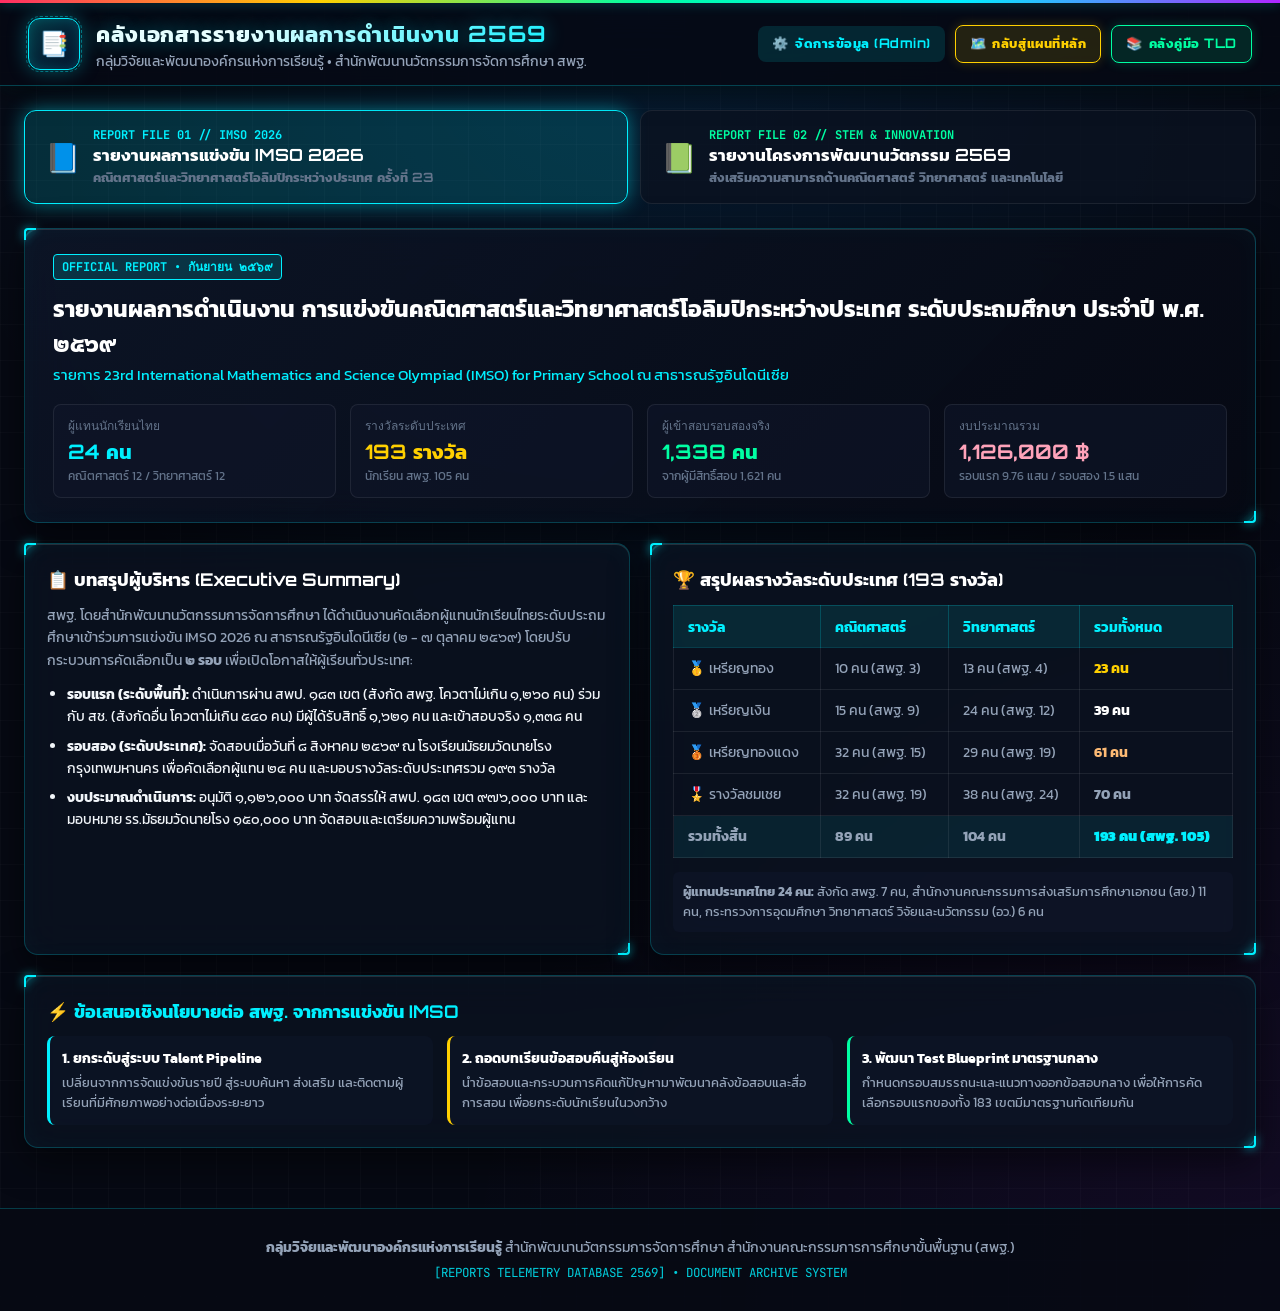
<file: reports.html>
﻿<!DOCTYPE html>
<html lang="th">
<head>
  <meta charset="UTF-8">
  <meta name="viewport" content="width=device-width, initial-scale=1.0">
  <title>คลังเอกสารรายงานโครงการ 2569 | กลุ่มวิจัยและพัฒนาองค์กรแห่งการเรียนรู้ สพฐ.</title>
  <meta name="description" content="คลังเอกสารและรายงานผลการดำเนินงาน 2 ฉบับ ประจำปีงบประมาณ 2569 กลุ่มวิจัยและพัฒนาองค์กรแห่งการเรียนรู้ สพฐ.">
  <link rel="stylesheet" href="css/lego-theme.css">
  <link rel="icon" href="data:image/svg+xml,<svg xmlns='http://www.w3.org/2000/svg' viewBox='0 0 100 100'><circle cx='50' cy='50' r='46' fill='%23060913' stroke='%2300F0FF' stroke-width='4'/><circle cx='50' cy='50' r='20' fill='%23FFD000' opacity='0.7'/></svg>">
  <style>
    .reports-container {
      max-width: 1440px;
      margin: 24px auto 60px;
      padding: 0 24px;
      display: flex;
      flex-direction: column;
      gap: 24px;
    }
    .report-tabs {
      display: flex;
      gap: 12px;
      flex-wrap: wrap;
    }
    .report-tab-btn {
      flex: 1 1 auto;
      min-width: 280px;
      padding: 16px 20px;
      border-radius: 12px;
      font-family: var(--font-hud);
      font-size: 0.95rem;
      font-weight: 700;
      cursor: pointer;
      display: flex;
      align-items: center;
      gap: 12px;
      background: var(--bg-card);
      color: var(--text-dim);
      border: 1px solid var(--hud-border-dim);
      transition: all 0.2s ease;
      text-align: left;
    }
    .report-tab-btn:hover {
      border-color: rgba(0, 240, 255, 0.4);
      color: #FFF;
      transform: translateY(-2px);
    }
    .report-tab-btn.active {
      background: rgba(0, 240, 255, 0.15);
      border-color: var(--neon-cyan);
      color: #FFF;
      box-shadow: 0 0 20px var(--neon-cyan-glow);
    }
    .report-tab-btn.tab-2.active {
      background: rgba(0, 255, 163, 0.15);
      border-color: var(--neon-green);
      color: #FFF;
      box-shadow: 0 0 20px var(--neon-green-glow);
    }
    .report-content-panel {
      display: none;
      flex-direction: column;
      gap: 20px;
    }
    .report-content-panel.active {
      display: flex;
    }
    .report-header-banner {
      padding: 24px 28px;
      border-radius: 14px;
      background: linear-gradient(135deg, rgba(13, 21, 39, 0.9), rgba(6, 9, 19, 0.95));
      border: 1px solid var(--hud-border);
      position: relative;
    }
    .report-meta-grid {
      display: grid;
      grid-template-columns: repeat(auto-fit, minmax(200px, 1fr));
      gap: 14px;
      margin-top: 18px;
    }
    .meta-box {
      background: rgba(15, 23, 42, 0.6);
      border: 1px solid rgba(255, 255, 255, 0.08);
      border-radius: 8px;
      padding: 12px 14px;
    }
    .meta-box-label {
      font-family: var(--font-mono);
      font-size: 0.75rem;
      color: var(--text-muted);
      text-transform: uppercase;
    }
    .meta-box-value {
      font-family: var(--font-hud);
      font-size: 1.25rem;
      font-weight: 700;
      color: #FFF;
      margin-top: 2px;
    }
    .cyber-table {
      width: 100%;
      border-collapse: collapse;
      font-size: 0.88rem;
      margin-top: 10px;
    }
    .cyber-table th {
      background: rgba(0, 240, 255, 0.1);
      border: 1px solid rgba(0, 240, 255, 0.2);
      color: var(--neon-cyan);
      font-family: var(--font-hud);
      font-weight: 700;
      padding: 10px 14px;
      text-align: left;
    }
    .cyber-table td {
      border: 1px solid rgba(255, 255, 255, 0.08);
      padding: 10px 14px;
      color: var(--text-dim);
    }
    .cyber-table tr:hover td {
      background: rgba(0, 240, 255, 0.05);
      color: #FFF;
    }
    .action-badge {
      display: inline-block;
      padding: 3px 8px;
      border-radius: 4px;
      font-size: 0.75rem;
      font-weight: 700;
    }
  </style>
</head>
<body>

  <!-- HEADER -->
  <header class="header-banner">
    <div class="header-cyber-strip"></div>
    <div class="header-content">
      <div class="logo-area">
        <div class="cyber-emblem">📑</div>
        <div class="title-group">
          <h1>คลังเอกสารรายงานผลการดำเนินงาน 2569</h1>
          <p>กลุ่มวิจัยและพัฒนาองค์กรแห่งการเรียนรู้ • สำนักพัฒนานวัตกรรมการจัดการศึกษา สพฐ.</p>
        </div>
      </div>
      <div class="header-controls">
        <div class="header-nav-links">
          <a href="admin.html" class="nav-action-btn" style="background: rgba(0, 240, 255, 0.12); border-color: var(--neon-cyan); color: var(--neon-cyan);">
            ⚙️ <span>จัดการข้อมูล (Admin)</span>
          </a>
          <a href="index.html" class="nav-action-btn nav-btn-reports">
            🗺️ <span>กลับสู่แผนที่หลัก</span>
          </a>
          <a href="https://tld-teacher-academy.vercel.app/" target="_blank" class="nav-action-btn nav-btn-academy">
            📚 <span>คลังคู่มือ TLD</span>
          </a>
        </div>
      </div>
    </div>
  </header>

  <!-- MAIN CONTAINER -->
  <main class="reports-container">

    <!-- REPORT TABS -->
    <div class="report-tabs">
      <button class="report-tab-btn active" onclick="switchReportTab(1)">
        <span style="font-size: 1.8rem;">📘</span>
        <div>
          <div style="font-size: 0.75rem; color: var(--neon-cyan); font-family: var(--font-mono);">REPORT FILE 01 // IMSO 2026</div>
          <div style="font-size: 1.05rem; font-weight: 700; color: #FFF;">รายงานผลการแข่งขัน IMSO 2026</div>
          <div style="font-size: 0.8rem; color: var(--text-muted);">คณิตศาสตร์และวิทยาศาสตร์โอลิมปิกระหว่างประเทศ ครั้งที่ 23</div>
        </div>
      </button>

      <button class="report-tab-btn tab-2" onclick="switchReportTab(2)">
        <span style="font-size: 1.8rem;">📗</span>
        <div>
          <div style="font-size: 0.75rem; color: var(--neon-green); font-family: var(--font-mono);">REPORT FILE 02 // STEM & INNOVATION</div>
          <div style="font-size: 1.05rem; font-weight: 700; color: #FFF;">รายงานโครงการพัฒนานวัตกรรม 2569</div>
          <div style="font-size: 0.8rem; color: var(--text-muted);">ส่งเสริมความสามารถด้านคณิตศาสตร์ วิทยาศาสตร์ และเทคโนโลยี</div>
        </div>
      </button>
    </div>

    <!-- ========================================================
         REPORT 1: IMSO 2026
         ======================================================== -->
    <section id="report-panel-1" class="report-content-panel active">
      <!-- Report 1 Header Banner -->
      <div class="hud-panel hud-corner-bracket report-header-banner">
        <div style="display: flex; justify-content: space-between; align-items: flex-start; flex-wrap: wrap; gap: 12px;">
          <div>
            <span class="action-badge" style="background: rgba(0, 240, 255, 0.15); border: 1px solid var(--neon-cyan); color: var(--neon-cyan); font-family: var(--font-mono); margin-bottom: 8px;">
              OFFICIAL REPORT • กันยายน ๒๕๖๙
            </span>
            <h2 style="font-family: var(--font-hud); font-size: 1.45rem; color: #FFF; margin-top: 4px;">
              รายงานผลการดำเนินงาน การแข่งขันคณิตศาสตร์และวิทยาศาสตร์โอลิมปิกระหว่างประเทศ ระดับประถมศึกษา ประจำปี พ.ศ. ๒๕๖๙
            </h2>
            <p style="font-size: 0.95rem; color: var(--neon-cyan); margin-top: 2px;">
              รายการ 23rd International Mathematics and Science Olympiad (IMSO) for Primary School ณ สาธารณรัฐอินโดนีเซีย
            </p>
          </div>
        </div>

        <div class="report-meta-grid">
          <div class="meta-box">
            <div class="meta-box-label">ผู้แทนนักเรียนไทย</div>
            <div class="meta-box-value" style="color: var(--neon-cyan);">24 คน</div>
            <div style="font-size: 0.75rem; color: var(--text-muted);">คณิตศาสตร์ 12 / วิทยาศาสตร์ 12</div>
          </div>
          <div class="meta-box">
            <div class="meta-box-label">รางวัลระดับประเทศ</div>
            <div class="meta-box-value" style="color: var(--neon-yellow);">193 รางวัล</div>
            <div style="font-size: 0.75rem; color: var(--text-muted);">นักเรียน สพฐ. 105 คน</div>
          </div>
          <div class="meta-box">
            <div class="meta-box-label">ผู้เข้าสอบรอบสองจริง</div>
            <div class="meta-box-value" style="color: var(--neon-green);">1,338 คน</div>
            <div style="font-size: 0.75rem; color: var(--text-muted);">จากผู้มีสิทธิ์สอบ 1,621 คน</div>
          </div>
          <div class="meta-box">
            <div class="meta-box-label">งบประมาณรวม</div>
            <div class="meta-box-value" style="color: #FFA3BA;">1,126,000 ฿</div>
            <div style="font-size: 0.75rem; color: var(--text-muted);">รอบแรก 9.76 แสน / รอบสอง 1.5 แสน</div>
          </div>
        </div>
      </div>

      <!-- Report 1 Details Grid -->
      <div style="display: grid; grid-template-columns: 1fr 1fr; gap: 20px;">
        <!-- Executive Summary -->
        <div class="hud-panel hud-corner-bracket" style="padding: 22px;">
          <h3 style="font-family: var(--font-hud); font-size: 1.1rem; color: #FFF; margin-bottom: 12px; display: flex; align-items: center; gap: 8px;">
            <span>📋 บทสรุปผู้บริหาร (Executive Summary)</span>
          </h3>
          <p style="font-size: 0.88rem; color: var(--text-dim); line-height: 1.6; margin-bottom: 12px;">
            สพฐ. โดยสำนักพัฒนานวัตกรรมการจัดการศึกษา ได้ดำเนินงานคัดเลือกผู้แทนนักเรียนไทยระดับประถมศึกษาเข้าร่วมการแข่งขัน IMSO 2026 ณ สาธารณรัฐอินโดนีเซีย (๒ - ๗ ตุลาคม ๒๕๖๙) โดยปรับกระบวนการคัดเลือกเป็น <strong>๒ รอบ</strong> เพื่อเปิดโอกาสให้ผู้เรียนทั่วประเทศ:
          </p>
          <ul style="padding-left: 20px; font-size: 0.85rem; color: var(--text-main); line-height: 1.6; display: flex; flex-direction: column; gap: 8px;">
            <li><strong>รอบแรก (ระดับพื้นที่):</strong> ดำเนินการผ่าน สพป. ๑๘๓ เขต (สังกัด สพฐ. โควตาไม่เกิน ๑,๒๖๐ คน) ร่วมกับ สช. (สังกัดอื่น โควตาไม่เกิน ๕๔๐ คน) มีผู้ได้รับสิทธิ์ ๑,๖๒๑ คน และเข้าสอบจริง ๑,๓๓๘ คน</li>
            <li><strong>รอบสอง (ระดับประเทศ):</strong> จัดสอบเมื่อวันที่ ๘ สิงหาคม ๒๕๖๙ ณ โรงเรียนมัธยมวัดนายโรง กรุงเทพมหานคร เพื่อคัดเลือกผู้แทน ๒๔ คน และมอบรางวัลระดับประเทศรวม ๑๙๓ รางวัล</li>
            <li><strong>งบประมาณดำเนินการ:</strong> อนุมัติ ๑,๑๒๖,๐๐๐ บาท จัดสรรให้ สพป. ๑๘๓ เขต ๙๗๖,๐๐๐ บาท และมอบหมาย รร.มัธยมวัดนายโรง ๑๕๐,๐๐๐ บาท จัดสอบและเตรียมความพร้อมผู้แทน</li>
          </ul>
        </div>

        <!-- Awards & Representative Stats -->
        <div class="hud-panel hud-corner-bracket" style="padding: 22px;">
          <h3 style="font-family: var(--font-hud); font-size: 1.1rem; color: #FFF; margin-bottom: 12px; display: flex; align-items: center; gap: 8px;">
            <span>🏆 สรุปผลรางวัลระดับประเทศ (193 รางวัล)</span>
          </h3>
          <table class="cyber-table">
            <thead>
              <tr>
                <th>รางวัล</th>
                <th>คณิตศาสตร์</th>
                <th>วิทยาศาสตร์</th>
                <th>รวมทั้งหมด</th>
              </tr>
            </thead>
            <tbody>
              <tr>
                <td>🥇 เหรียญทอง</td>
                <td>10 คน (สพฐ. 3)</td>
                <td>13 คน (สพฐ. 4)</td>
                <td style="color: var(--neon-yellow); font-weight: 700;">23 คน</td>
              </tr>
              <tr>
                <td>🥈 เหรียญเงิน</td>
                <td>15 คน (สพฐ. 9)</td>
                <td>24 คน (สพฐ. 12)</td>
                <td style="color: #FFF; font-weight: 700;">39 คน</td>
              </tr>
              <tr>
                <td>🥉 เหรียญทองแดง</td>
                <td>32 คน (สพฐ. 15)</td>
                <td>29 คน (สพฐ. 19)</td>
                <td style="color: #FDBA74; font-weight: 700;">61 คน</td>
              </tr>
              <tr>
                <td>🎖️ รางวัลชมเชย</td>
                <td>32 คน (สพฐ. 19)</td>
                <td>38 คน (สพฐ. 24)</td>
                <td style="color: var(--text-dim); font-weight: 700;">70 คน</td>
              </tr>
              <tr style="background: rgba(0, 240, 255, 0.08);">
                <td><strong>รวมทั้งสิ้น</strong></td>
                <td><strong>89 คน</strong></td>
                <td><strong>104 คน</strong></td>
                <td style="color: var(--neon-cyan); font-weight: 900;">193 คน (สพฐ. 105)</td>
              </tr>
            </tbody>
          </table>
          <div style="margin-top: 14px; font-size: 0.82rem; color: var(--text-dim); background: rgba(15, 23, 42, 0.6); padding: 10px; border-radius: 6px;">
            <strong>ผู้แทนประเทศไทย 24 คน:</strong> สังกัด สพฐ. 7 คน, สำนักงานคณะกรรมการส่งเสริมการศึกษาเอกชน (สช.) 11 คน, กระทรวงการอุดมศึกษา วิทยาศาสตร์ วิจัยและนวัตกรรม (อว.) 6 คน
          </div>
        </div>
      </div>

      <!-- Policy Recommendations -->
      <div class="hud-panel hud-corner-bracket" style="padding: 22px;">
        <h3 style="font-family: var(--font-hud); font-size: 1.1rem; color: var(--neon-cyan); margin-bottom: 12px;">
          ⚡ ข้อเสนอเชิงนโยบายต่อ สพฐ. จากการแข่งขัน IMSO
        </h3>
        <div style="display: grid; grid-template-columns: repeat(auto-fit, minmax(280px, 1fr)); gap: 14px;">
          <div style="background: rgba(15, 23, 42, 0.5); padding: 12px; border-radius: 8px; border-left: 3px solid var(--neon-cyan);">
            <div style="font-weight: 700; color: #FFF; font-size: 0.88rem; margin-bottom: 4px;">1. ยกระดับสู่ระบบ Talent Pipeline</div>
            <div style="font-size: 0.82rem; color: var(--text-dim);">เปลี่ยนจากการจัดแข่งขันรายปี สู่ระบบค้นหา ส่งเสริม และติดตามผู้เรียนที่มีศักยภาพอย่างต่อเนื่องระยะยาว</div>
          </div>
          <div style="background: rgba(15, 23, 42, 0.5); padding: 12px; border-radius: 8px; border-left: 3px solid var(--neon-yellow);">
            <div style="font-weight: 700; color: #FFF; font-size: 0.88rem; margin-bottom: 4px;">2. ถอดบทเรียนข้อสอบคืนสู่ห้องเรียน</div>
            <div style="font-size: 0.82rem; color: var(--text-dim);">นำข้อสอบและกระบวนการคิดแก้ปัญหามาพัฒนาคลังข้อสอบและสื่อการสอน เพื่อยกระดับนักเรียนในวงกว้าง</div>
          </div>
          <div style="background: rgba(15, 23, 42, 0.5); padding: 12px; border-radius: 8px; border-left: 3px solid var(--neon-green);">
            <div style="font-weight: 700; color: #FFF; font-size: 0.88rem; margin-bottom: 4px;">3. พัฒนา Test Blueprint มาตรฐานกลาง</div>
            <div style="font-size: 0.82rem; color: var(--text-dim);">กำหนดกรอบสมรรถนะและแนวทางออกข้อสอบกลาง เพื่อให้การคัดเลือกรอบแรกของทั้ง 183 เขตมีมาตรฐานทัดเทียมกัน</div>
          </div>
        </div>
      </div>
    </section>

    <!-- ========================================================
         REPORT 2: STEM & INNOVATION PROJECT 2569
         ======================================================== -->
    <section id="report-panel-2" class="report-content-panel">
      <!-- Report 2 Header Banner -->
      <div class="hud-panel hud-corner-bracket report-header-banner" style="border-color: rgba(0, 255, 163, 0.3);">
        <div style="display: flex; justify-content: space-between; align-items: flex-start; flex-wrap: wrap; gap: 12px;">
          <div>
            <span class="action-badge" style="background: rgba(0, 255, 163, 0.15); border: 1px solid var(--neon-green); color: var(--neon-green); font-family: var(--font-mono); margin-bottom: 8px;">
              OFFICIAL REPORT • กันยายน ๒๕๖๙
            </span>
            <h2 style="font-family: var(--font-hud); font-size: 1.45rem; color: #FFF; margin-top: 4px;">
              รายงานโครงการพัฒนานวัตกรรมเพื่อส่งเสริมความสามารถด้านคณิตศาสตร์ วิทยาศาสตร์ และเทคโนโลยี ของผู้เรียนระดับการศึกษาขั้นพื้นฐาน
            </h2>
            <p style="font-size: 0.95rem; color: var(--neon-green); margin-top: 2px;">
              ประจำปีงบประมาณ 2569 • กลุ่มวิจัยและพัฒนาองค์กรแห่งการเรียนรู้ สำนักพัฒนานวัตกรรมการจัดการศึกษา สพฐ.
            </p>
          </div>
        </div>

        <div class="report-meta-grid">
          <div class="meta-box">
            <div class="meta-box-label">กิจกรรมสำคัญ</div>
            <div class="meta-box-value" style="color: var(--neon-green);">3 กิจกรรม</div>
            <div style="font-size: 0.75rem; color: var(--text-muted);">วันนักประดิษฐ์ / IMSO / วิจัยต่อยอด</div>
          </div>
          <div class="meta-box">
            <div class="meta-box-label">ผู้เข้าร่วมงานวันนักประดิษฐ์</div>
            <div class="meta-box-value" style="color: var(--neon-cyan);">3,100 คน-ครั้ง</div>
            <div style="font-size: 0.75rem; color: var(--text-muted);">ณ ไบเทค บางนา (5-9 ม.ค. 69)</div>
          </div>
          <div class="meta-box">
            <div class="meta-box-label">โรงเรียนร่วม Showcase</div>
            <div class="meta-box-value" style="color: var(--neon-yellow);">10 แห่ง</div>
            <div style="font-size: 0.75rem; color: var(--text-muted);">Showcase 8 แห่ง + Workshop 2 แห่ง</div>
          </div>
          <div class="meta-box">
            <div class="meta-box-label">งบประมาณรวมทั้งโครงการ</div>
            <div class="meta-box-value" style="color: #FFA3BA;">2,325,000 ฿</div>
            <div style="font-size: 0.75rem; color: var(--text-muted);">3 กิจกรรมขับเคลื่อนระดับชาติ</div>
          </div>
        </div>
      </div>

      <!-- Report 2 Activities Breakdown -->
      <div class="hud-panel hud-corner-bracket" style="padding: 22px;">
        <h3 style="font-family: var(--font-hud); font-size: 1.1rem; color: #FFF; margin-bottom: 12px;">
          🎯 3 กิจกรรมสำคัญภายใต้โครงการพัฒนานวัตกรรม 2569
        </h3>
        <div style="display: grid; grid-template-columns: repeat(auto-fit, minmax(300px, 1fr)); gap: 16px;">
          <div style="background: rgba(15, 23, 42, 0.6); padding: 16px; border-radius: 10px; border-top: 3px solid var(--neon-cyan);">
            <div style="font-family: var(--font-hud); font-weight: 700; color: var(--neon-cyan); margin-bottom: 6px;">
              กิจกรรมที่ 1: งาน "วันนักประดิษฐ์ 2569"
            </div>
            <div style="font-size: 0.85rem; color: var(--text-dim); line-height: 1.5;">
              จัดร่วมกับสำนักงานการวิจัยแห่งชาติ (วช.) ระหว่างวันที่ 5–9 ม.ค. 2569 ณ ไบเทค บางนา งบประมาณ 899,000 บาท ประกอบด้วยเวทีเสวนาทางวิชาการ (600 คน), Showcase Zone แสดงนวัตกรรม 8 โรงเรียน และ Workshop Zone (รวม 2,500 คน)
            </div>
          </div>

          <div style="background: rgba(15, 23, 42, 0.6); padding: 16px; border-radius: 10px; border-top: 3px solid var(--neon-yellow);">
            <div style="font-family: var(--font-hud); font-weight: 700; color: var(--neon-yellow); margin-bottom: 6px;">
              กิจกรรมที่ 2: การแข่งขัน IMSO 2026 รอบแรก
            </div>
            <div style="font-size: 0.85rem; color: var(--text-dim); line-height: 1.5;">
              โอนจัดสรรงบประมาณ 976,000 บาท ให้ สพป. 183 เขตทั่วประเทศ ดำเนินการจัดสอบคัดเลือกนักเรียนรอบแรก มีผู้ผ่านการคัดเลือก 1,621 คน เข้าสู่การสอบระดับประเทศ
            </div>
          </div>

          <div style="background: rgba(15, 23, 42, 0.6); padding: 16px; border-radius: 10px; border-top: 3px solid var(--neon-green);">
            <div style="font-family: var(--font-hud); font-weight: 700; color: var(--neon-green); margin-bottom: 6px;">
              กิจกรรมที่ 3: การศึกษาต่อยอดกระบวนการแข่งขัน
            </div>
            <div style="font-size: 0.85rem; color: var(--text-dim); line-height: 1.5;">
              มอบหมาย สพม.กทม. เขต 1 โดย รร.มัธยมวัดนายโรง (งบประมาณ 300,000 บาท) ศึกษา วิเคราะห์ สังเคราะห์ และถอดบทเรียนเพื่อจัดทำคู่มือดำเนินงาน คลังข้อสอบ และข้อเสนอเชิงนโยบาย (กำหนดส่ง มี.ค. 2570)
            </div>
          </div>
        </div>
      </div>

      <!-- 10 Innovation Schools Table -->
      <div class="hud-panel hud-corner-bracket" style="padding: 22px;">
        <h3 style="font-family: var(--font-hud); font-size: 1.1rem; color: var(--neon-green); margin-bottom: 12px; display: flex; align-items: center; gap: 8px;">
          <span>💡 รายชื่อ 10 สถานศึกษาและผลงานนวัตกรรมใน Showcase & Workshop Zone</span>
        </h3>
        <table class="cyber-table">
          <thead>
            <tr>
              <th style="width: 50px;">ลำดับ</th>
              <th style="width: 250px;">โรงเรียน</th>
              <th style="width: 200px;">สังกัด</th>
              <th>ชื่อผลงานนวัตกรรม / รายละเอียด</th>
            </tr>
          </thead>
          <tbody>
            <tr>
              <td>1</td>
              <td style="font-weight: 700; color: #FFF;">โรงเรียนกาฬสินธุ์พิทยาสรรพ์</td>
              <td>สพม.กาฬสินธุ์</td>
              <td><strong>PureRice</strong> แอปพลิเคชันตรวจสอบคุณภาพการสีข้าว โดยใช้เทคนิค instance segmentation และเครื่องช่วยฟักไข่ตั๊กแตนระบบอัตโนมัติ</td>
            </tr>
            <tr>
              <td>2</td>
              <td style="font-weight: 700; color: #FFF;">โรงเรียนป่าพะยอมพิทยาคม</td>
              <td>สพม.พัทลุง</td>
              <td><strong>สายวัดตรวจสุขภาพสุกร</strong> นวัตกรรมอุปกรณ์วัดและประเมินสุขภาพสุกรในฟาร์มเกษตรกร</td>
            </tr>
            <tr>
              <td>3</td>
              <td style="font-weight: 700; color: #FFF;">โรงเรียนพนมสารคาม (พนมอดุลวิทยา)</td>
              <td>สพม.ฉะเชิงเทรา</td>
              <td><strong>เครื่องดักจับแมลงแล้วเปลี่ยนแปลงให้กลายเป็นปุ๋ย</strong> นวัตกรรมชีววิถีแปลงแมลงเป็นปุ๋ยอินทรีย์</td>
            </tr>
            <tr>
              <td>4</td>
              <td style="font-weight: 700; color: #FFF;">โรงเรียนระยองวิทยาคม</td>
              <td>สพม.ระยอง ชลบุรี</td>
              <td><strong>EchoNotes</strong> แอปพลิเคชันช่วยจดบันทึกและจัดการการเรียนรู้สำหรับผู้เรียน</td>
            </tr>
            <tr>
              <td>5</td>
              <td style="font-weight: 700; color: #FFF;">โรงเรียนวัดนาวง</td>
              <td>สพป.ปทุมธานี เขต 1</td>
              <td><strong>การนำเทคโนโลยี VR (Virtual Reality)</strong> มาประยุกต์สร้างห้องเรียนเสมือนจริงเพื่อการเรียนรู้</td>
            </tr>
            <tr>
              <td>6</td>
              <td style="font-weight: 700; color: #FFF;">โรงเรียนเวียงเชียงรุ้งวิทยาคม</td>
              <td>สพม.เชียงราย</td>
              <td><strong>Smart MyceLitte</strong> นวัตกรรมส่งเสริมการเพาะเลี้ยงและควบคุมคุณภาพเห็ดอัจฉริยะ</td>
            </tr>
            <tr>
              <td>7</td>
              <td style="font-weight: 700; color: #FFF;">โรงเรียนเศรษฐเสถียร ในพระราชูปถัมภ์</td>
              <td>สำนักบริหารงานการศึกษาพิเศษ</td>
              <td><strong>เครื่องฝึกสะกดนิ้วมือด้วย AI</strong> อุปกรณ์ปัญญาประดิษฐ์ช่วยฝึกสะกดนิ้วมือสำหรับผู้บกพร่องทางการได้ยิน</td>
            </tr>
            <tr>
              <td>8</td>
              <td style="font-weight: 700; color: #FFF;">โรงเรียนหัวหิน</td>
              <td>สพม.ประจวบคีรีขันธ์</td>
              <td><strong>ทรายแมวจากผักตบชวาผสมกาบมะพร้าว</strong> การศึกษาประสิทธิภาพการดูดซับน้ำและดูดกลิ่นปัสสาวะแมว</td>
            </tr>
            <tr>
              <td>9</td>
              <td style="font-weight: 700; color: #FFF;">โรงเรียนอนุบาลสามเสน</td>
              <td>สพป.กทม. (Workshop Zone)</td>
              <td><strong>AR ประวัติศาสตร์จากธนบัตร</strong> สื่อนวัตกรรมเทคโนโลยีเสมือนจริงเพื่อการเรียนรู้ประวัติศาสตร์</td>
            </tr>
            <tr>
              <td>10</td>
              <td style="font-weight: 700; color: #FFF;">โรงเรียนวัดเฉลิมพระเกียรติ (พิบูลบำรุง)</td>
              <td>สพป.นนทบุรี เขต 1 (Workshop Zone)</td>
              <td><strong>Inno Math</strong> สื่อและกิจกรรมนวัตกรรมการเรียนรู้คณิตศาสตร์เชิงปฏิบัติการ</td>
            </tr>
          </tbody>
        </table>
      </div>
    </section>

  </main>

  <!-- FOOTER -->
  <footer class="page-footer">
    <p><strong>กลุ่มวิจัยและพัฒนาองค์กรแห่งการเรียนรู้</strong> สำนักพัฒนานวัตกรรมการจัดการศึกษา สำนักงานคณะกรรมการการศึกษาขั้นพื้นฐาน (สพฐ.)</p>
    <p style="margin-top: 6px; font-family: var(--font-mono); font-size: 0.78rem; color: var(--neon-cyan); opacity: 0.85;">
      [REPORTS TELEMETRY DATABASE 2569] • DOCUMENT ARCHIVE SYSTEM
    </p>
  </footer>

  <script>
    function switchReportTab(tabNum) {
      document.querySelectorAll('.report-tab-btn').forEach((btn, idx) => {
        btn.classList.toggle('active', idx === tabNum - 1);
      });
      document.querySelectorAll('.report-content-panel').forEach((panel, idx) => {
        panel.classList.toggle('active', idx === tabNum - 1);
      });
    }
  </script>
  <script src="js/sparks.js"></script>
</body>
</html>
</file>
<file: css/lego-theme.css>
/* ==========================================================================
   FUTURISTIC HI-TECH HUD & CYBERNETIC THEME - OBEC LEARNING COMMUNITY
   ========================================================================== */

@import url('https://fonts.googleapis.com/css2?family=Orbitron:wght@500;600;700;800;900&family=Space+Grotesk:wght@400;500;600;700&family=Kanit:wght@300;400;500;600;700&family=JetBrains+Mono:wght@400;500;700&display=swap');

:root {
  --bg-deep: #060913;
  --bg-card: rgba(11, 18, 33, 0.78);
  --bg-card-hover: rgba(16, 26, 48, 0.88);
  --bg-surface: rgba(15, 23, 42, 0.65);
  
  --neon-cyan: #00F0FF;
  --neon-cyan-glow: rgba(0, 240, 255, 0.45);
  
  --neon-red: #FF2E63;
  --neon-red-glow: rgba(255, 46, 99, 0.5);
  
  --neon-yellow: #FFD000;
  --neon-yellow-glow: rgba(255, 208, 0, 0.45);
  
  --neon-green: #00FFA3;
  --neon-green-glow: rgba(0, 255, 163, 0.45);
  
  --neon-blue: #0099FF;
  --neon-blue-glow: rgba(0, 153, 255, 0.45);
  
  --neon-purple: #B026FF;
  
  --hud-border: rgba(0, 240, 255, 0.22);
  --hud-border-dim: rgba(255, 255, 255, 0.08);
  --hud-corner: #00F0FF;
  
  --text-main: #F1F5F9;
  --text-dim: #94A3B8;
  --text-muted: #64748B;
  
  --font-hud: 'Orbitron', 'Space Grotesk', 'Kanit', sans-serif;
  --font-mono: 'JetBrains Mono', monospace;
  --font-body: 'Kanit', sans-serif;
}

* {
  box-sizing: border-box;
  margin: 0;
  padding: 0;
}

body {
  font-family: var(--font-body);
  background-color: var(--bg-deep);
  background-image: 
    radial-gradient(circle at 50% 0%, rgba(0, 153, 255, 0.12), transparent 50%),
    radial-gradient(circle at 100% 100%, rgba(176, 38, 255, 0.08), transparent 45%),
    linear-gradient(to right, rgba(255, 255, 255, 0.02) 1px, transparent 1px),
    linear-gradient(to bottom, rgba(255, 255, 255, 0.02) 1px, transparent 1px);
  background-size: 100% 100%, 100% 100%, 36px 36px, 36px 36px;
  color: var(--text-main);
  min-height: 100vh;
  line-height: 1.5;
  overflow-x: hidden;
}

/* Scrollbar Styling */
::-webkit-scrollbar {
  width: 6px;
  height: 6px;
}
::-webkit-scrollbar-track {
  background: rgba(6, 9, 19, 0.8);
}
::-webkit-scrollbar-thumb {
  background: var(--neon-cyan);
  border-radius: 3px;
  box-shadow: 0 0 8px var(--neon-cyan-glow);
}

/* ==========================================================================
   HUD CARDS & CYBERNETIC ACCENTS
   ========================================================================== */

.hud-panel {
  position: relative;
  background: var(--bg-card);
  backdrop-filter: blur(20px);
  -webkit-backdrop-filter: blur(20px);
  border: 1px solid var(--hud-border);
  border-radius: 14px;
  box-shadow: 
    0 12px 36px rgba(0, 0, 0, 0.55),
    inset 0 1px 0 rgba(255, 255, 255, 0.12),
    inset 0 0 24px rgba(0, 240, 255, 0.03);
  transition: all 0.25s cubic-bezier(0.16, 1, 0.3, 1);
}

.hud-panel:hover {
  border-color: rgba(0, 240, 255, 0.4);
  box-shadow: 
    0 16px 40px rgba(0, 0, 0, 0.65),
    0 0 24px rgba(0, 240, 255, 0.12),
    inset 0 1px 0 rgba(255, 255, 255, 0.2);
}

/* HUD Sci-Fi Corner Brackets */
.hud-corner-bracket {
  position: relative;
}

.hud-corner-bracket::before,
.hud-corner-bracket::after {
  content: '';
  position: absolute;
  width: 10px;
  height: 10px;
  pointer-events: none;
  z-index: 5;
}

.hud-corner-bracket::before {
  top: -1px;
  left: -1px;
  border-top: 2px solid var(--neon-cyan);
  border-left: 2px solid var(--neon-cyan);
  border-top-left-radius: 4px;
  filter: drop-shadow(0 0 4px var(--neon-cyan));
}

.hud-corner-bracket::after {
  bottom: -1px;
  right: -1px;
  border-bottom: 2px solid var(--neon-cyan);
  border-right: 2px solid var(--neon-cyan);
  border-bottom-right-radius: 4px;
  filter: drop-shadow(0 0 4px var(--neon-cyan));
}

/* ==========================================================================
   HEADER SECTION (CYBER HUD BAR)
   ========================================================================== */

.header-banner {
  background: rgba(6, 9, 19, 0.85);
  backdrop-filter: blur(24px);
  -webkit-backdrop-filter: blur(24px);
  border-bottom: 1px solid rgba(0, 240, 255, 0.25);
  box-shadow: 0 4px 24px rgba(0, 0, 0, 0.7), 0 0 16px rgba(0, 240, 255, 0.08);
  position: sticky;
  top: 0;
  z-index: 100;
}

.header-cyber-strip {
  height: 3px;
  background: linear-gradient(90deg, 
    var(--neon-red) 0%, 
    var(--neon-yellow) 25%, 
    var(--neon-green) 50%, 
    var(--neon-cyan) 75%, 
    var(--neon-purple) 100%);
  box-shadow: 0 0 12px var(--neon-cyan-glow);
}

.header-content {
  max-width: 1520px;
  margin: 0 auto;
  padding: 14px 28px;
  display: flex;
  align-items: center;
  justify-content: space-between;
  gap: 16px;
  flex-wrap: wrap;
}

.logo-area {
  display: flex;
  align-items: center;
  gap: 16px;
}

.cyber-emblem {
  position: relative;
  width: 52px;
  height: 52px;
  border-radius: 12px;
  background: linear-gradient(135deg, rgba(0, 240, 255, 0.2), rgba(0, 102, 255, 0.1));
  border: 1px solid var(--neon-cyan);
  box-shadow: 0 0 20px rgba(0, 240, 255, 0.35), inset 0 0 12px rgba(0, 240, 255, 0.2);
  display: grid;
  place-items: center;
  font-size: 24px;
}

.cyber-emblem::before {
  content: '';
  position: absolute;
  inset: -3px;
  border-radius: 14px;
  border: 1px dashed rgba(0, 240, 255, 0.4);
  animation: rotateEmblem 20s linear infinite;
}

@keyframes rotateEmblem {
  0% { transform: rotate(0deg); }
  100% { transform: rotate(360deg); }
}

.title-group h1 {
  font-family: var(--font-hud);
  font-size: 1.4rem;
  font-weight: 700;
  letter-spacing: 0.04em;
  background: linear-gradient(120deg, #FFFFFF 30%, var(--neon-cyan) 100%);
  -webkit-background-clip: text;
  -webkit-text-fill-color: transparent;
  display: flex;
  align-items: center;
  gap: 10px;
  text-shadow: 0 0 20px rgba(0, 240, 255, 0.4);
}

.title-group p {
  font-size: 0.85rem;
  color: var(--text-dim);
  font-weight: 400;
  display: flex;
  align-items: center;
  gap: 8px;
}

.status-live-pill {
  display: inline-flex;
  align-items: center;
  gap: 6px;
  padding: 2px 8px;
  background: rgba(0, 255, 163, 0.12);
  border: 1px solid var(--neon-green);
  border-radius: 20px;
  font-family: var(--font-mono);
  font-size: 0.72rem;
  color: var(--neon-green);
  box-shadow: 0 0 10px var(--neon-green-glow);
}

.status-dot-pulse {
  width: 6px;
  height: 6px;
  border-radius: 50%;
  background: var(--neon-green);
  box-shadow: 0 0 8px var(--neon-green);
  animation: pulseDot 1.5s infinite;
}

@keyframes pulseDot {
  0% { transform: scale(1); opacity: 1; }
  50% { transform: scale(1.6); opacity: 0.4; }
  100% { transform: scale(1); opacity: 1; }
}

.header-controls {
  display: flex;
  align-items: center;
  gap: 12px;
}

.cyber-btn {
  font-family: var(--font-hud);
  font-size: 0.82rem;
  font-weight: 600;
  letter-spacing: 0.05em;
  padding: 8px 16px;
  border-radius: 8px;
  background: rgba(0, 240, 255, 0.08);
  border: 1px solid var(--neon-cyan);
  color: var(--neon-cyan);
  box-shadow: 0 0 14px rgba(0, 240, 255, 0.15), inset 0 0 8px rgba(0, 240, 255, 0.08);
  cursor: pointer;
  display: flex;
  align-items: center;
  gap: 8px;
  transition: all 0.2s ease;
}

.cyber-btn:hover {
  background: rgba(0, 240, 255, 0.2);
  box-shadow: 0 0 22px rgba(0, 240, 255, 0.4), inset 0 0 12px rgba(0, 240, 255, 0.2);
  transform: translateY(-2px);
  color: #FFF;
}

.cyber-btn:active {
  transform: translateY(1px);
}

/* ==========================================================================
   STATS BAR (NEON HUD DATA BLOCKS)
   ========================================================================== */

.stats-container {
  max-width: 1520px;
  margin: 20px auto 0;
  padding: 0 28px;
  display: grid;
  grid-template-columns: repeat(auto-fit, minmax(220px, 1fr));
  gap: 16px;
}

.stat-brick {
  padding: 16px 20px;
  cursor: pointer;
  display: flex;
  align-items: center;
  justify-content: space-between;
  position: relative;
  overflow: hidden;
}

.stat-brick::before {
  content: '';
  position: absolute;
  top: 0;
  left: 0;
  width: 4px;
  height: 100%;
}

.stat-brick.lego-red::before { background: var(--neon-red); box-shadow: 0 0 12px var(--neon-red); }
.stat-brick.lego-yellow::before { background: var(--neon-yellow); box-shadow: 0 0 12px var(--neon-yellow); }
.stat-brick.lego-green::before { background: var(--neon-green); box-shadow: 0 0 12px var(--neon-green); }
.stat-brick.lego-blue::before { background: var(--neon-blue); box-shadow: 0 0 12px var(--neon-blue); }
.stat-brick.lego-orange::before { background: var(--neon-cyan); box-shadow: 0 0 12px var(--neon-cyan); }

.stat-brick .stat-info {
  display: flex;
  flex-direction: column;
  gap: 2px;
}

.stat-brick .stat-label {
  font-family: var(--font-hud);
  font-size: 0.78rem;
  letter-spacing: 0.04em;
  color: var(--text-dim);
  text-transform: uppercase;
}

.stat-brick .stat-value {
  font-family: var(--font-hud);
  font-size: 1.85rem;
  font-weight: 800;
  letter-spacing: 0.02em;
  line-height: 1.1;
}

.stat-brick.lego-red .stat-value { color: #FFA3BA; text-shadow: 0 0 14px var(--neon-red-glow); }
.stat-brick.lego-yellow .stat-value { color: #FFF1A3; text-shadow: 0 0 14px var(--neon-yellow-glow); }
.stat-brick.lego-green .stat-value { color: #A3FFDC; text-shadow: 0 0 14px var(--neon-green-glow); }
.stat-brick.lego-blue .stat-value { color: #A3D7FF; text-shadow: 0 0 14px var(--neon-blue-glow); }
.stat-brick.lego-orange .stat-value { color: #A3FFFF; text-shadow: 0 0 14px var(--neon-cyan-glow); }

.stat-brick .stat-icon {
  font-size: 2rem;
  opacity: 0.85;
  filter: drop-shadow(0 0 8px rgba(255, 255, 255, 0.3));
}

/* ==========================================================================
   NODE FILTER BUTTONS (CYBERNETIC SWITCHER)
   ========================================================================== */

.filter-toolbar {
  max-width: 1520px;
  margin: 22px auto 0;
  padding: 0 28px;
  display: flex;
  align-items: center;
  gap: 12px;
  flex-wrap: wrap;
}

.filter-toolbar-label {
  font-family: var(--font-hud);
  font-size: 0.85rem;
  letter-spacing: 0.05em;
  font-weight: 700;
  color: var(--neon-cyan);
  text-transform: uppercase;
  display: flex;
  align-items: center;
  gap: 8px;
}

.node-btn {
  flex: 1 1 auto;
  min-width: 165px;
  padding: 12px 18px;
  border-radius: 10px;
  font-family: var(--font-hud);
  font-size: 0.85rem;
  font-weight: 700;
  letter-spacing: 0.04em;
  cursor: pointer;
  display: flex;
  align-items: center;
  justify-content: center;
  gap: 10px;
  background: rgba(15, 23, 42, 0.7);
  color: var(--text-dim);
  border: 1px solid rgba(255, 255, 255, 0.1);
  box-shadow: 0 4px 12px rgba(0, 0, 0, 0.4);
  transition: all 0.2s cubic-bezier(0.16, 1, 0.3, 1);
  position: relative;
  overflow: hidden;
}

.node-btn:hover {
  transform: translateY(-2px);
  color: #FFF;
  border-color: rgba(255, 255, 255, 0.3);
}

.node-btn.btn-all.active {
  background: rgba(0, 240, 255, 0.18);
  border-color: var(--neon-cyan);
  color: #FFF;
  box-shadow: 0 0 20px var(--neon-cyan-glow), inset 0 0 10px rgba(0, 240, 255, 0.2);
}

.node-btn.btn-node-1.active {
  background: rgba(255, 46, 99, 0.2);
  border-color: var(--neon-red);
  color: #FFF;
  box-shadow: 0 0 20px var(--neon-red-glow), inset 0 0 10px rgba(255, 46, 99, 0.2);
}

.node-btn.btn-node-2.active {
  background: rgba(255, 208, 0, 0.2);
  border-color: var(--neon-yellow);
  color: #FFF;
  box-shadow: 0 0 20px var(--neon-yellow-glow), inset 0 0 10px rgba(255, 208, 0, 0.2);
}

.node-btn.btn-node-3.active {
  background: rgba(0, 255, 163, 0.2);
  border-color: var(--neon-green);
  color: #FFF;
  box-shadow: 0 0 20px var(--neon-green-glow), inset 0 0 10px rgba(0, 255, 163, 0.2);
}

.node-btn.btn-node-4.active {
  background: rgba(0, 153, 255, 0.2);
  border-color: var(--neon-blue);
  color: #FFF;
  box-shadow: 0 0 20px var(--neon-blue-glow), inset 0 0 10px rgba(0, 153, 255, 0.2);
}

/* ==========================================================================
   MAIN WORKSPACE LAYOUT
   ========================================================================== */

.main-workspace {
  max-width: 1520px;
  margin: 22px auto 40px;
  padding: 0 28px;
  display: grid;
  grid-template-columns: 1.15fr 0.85fr;
  gap: 24px;
}

@media (max-width: 1120px) {
  .main-workspace {
    grid-template-columns: 1fr;
  }
}

/* ==========================================================================
   THAILAND MAP HUD CARD
   ========================================================================== */

.map-card {
  position: relative;
  display: flex;
  flex-direction: column;
  overflow: hidden;
}

.map-header {
  padding: 14px 22px;
  background: rgba(6, 9, 19, 0.7);
  border-bottom: 1px solid var(--hud-border);
  display: flex;
  align-items: center;
  justify-content: space-between;
  flex-wrap: wrap;
  gap: 12px;
}

.map-title {
  font-family: var(--font-hud);
  font-size: 1.05rem;
  font-weight: 700;
  letter-spacing: 0.05em;
  color: var(--neon-cyan);
  text-shadow: 0 0 12px var(--neon-cyan-glow);
  display: flex;
  align-items: center;
  gap: 10px;
}

.map-controls-group {
  display: flex;
  align-items: center;
  gap: 8px;
}

.map-btn {
  width: 36px;
  height: 36px;
  border-radius: 8px;
  background: rgba(15, 23, 42, 0.8);
  border: 1px solid var(--hud-border);
  color: var(--neon-cyan);
  font-family: var(--font-mono);
  font-weight: 700;
  font-size: 16px;
  display: grid;
  place-items: center;
  cursor: pointer;
  transition: all 0.15s ease;
  box-shadow: 0 0 10px rgba(0, 240, 255, 0.1);
}

.map-btn:hover {
  background: rgba(0, 240, 255, 0.2);
  color: #FFF;
  border-color: var(--neon-cyan);
  box-shadow: 0 0 16px var(--neon-cyan-glow);
  transform: translateY(-1px);
}

.map-btn:active {
  transform: translateY(1px);
}

.map-viewport {
  position: relative;
  width: 100%;
  height: 740px;
  background: radial-gradient(circle at 50% 50%, rgba(13, 21, 39, 0.95), #060913 85%);
  overflow: hidden;
  display: flex;
  align-items: center;
  justify-content: center;
  cursor: grab;
}

.map-viewport:active {
  cursor: grabbing;
}

/* Radar sweep removed as requested */

#thailand-map-svg {
  width: 100%;
  height: 100%;
  max-height: 740px;
  transition: transform 0.25s cubic-bezier(0.2, 0.8, 0.2, 1);
  user-select: none;
  filter: drop-shadow(0 0 30px rgba(0, 153, 255, 0.15));
}

/* Province SVG styles (Dark Futuristic Vector) */
.province-path {
  fill: #0F172A;
  stroke: rgba(0, 240, 255, 0.22);
  stroke-width: 0.8;
  vector-effect: non-scaling-stroke;
  transition: fill 0.15s ease, filter 0.15s ease;
  cursor: pointer;
}

.province-path:hover {
  fill: rgba(0, 240, 255, 0.35) !important;
  stroke: var(--neon-cyan) !important;
  filter: drop-shadow(0 0 10px var(--neon-cyan-glow));
}

/* Highlighted provinces by node type */
.province-has-node-1 {
  fill: rgba(255, 46, 99, 0.25);
  stroke: var(--neon-red);
  stroke-width: 1.2;
}

.province-has-node-2 {
  fill: rgba(255, 208, 0, 0.25);
  stroke: var(--neon-yellow);
  stroke-width: 1.2;
}

.province-has-node-3 {
  fill: rgba(0, 255, 163, 0.25);
  stroke: var(--neon-green);
  stroke-width: 1.4;
}

.province-has-node-4 {
  fill: rgba(0, 153, 255, 0.25);
  stroke: var(--neon-blue);
  stroke-width: 1.2;
}

.province-multi-node {
  fill: rgba(176, 38, 255, 0.25);
  stroke: var(--neon-purple);
  stroke-width: 1.5;
}

/* Holographic Markers - No CSS transform on parent to prevent SVG translation collisions */
.lego-marker {
  cursor: pointer;
  pointer-events: all;
  -webkit-tap-highlight-color: transparent;
}

.marker-beacon-body {
  transform-box: fill-box;
  transform-origin: center bottom;
  transition: transform 0.18s cubic-bezier(0.34, 1.56, 0.64, 1), filter 0.18s ease;
  pointer-events: none;
}

.lego-marker:hover .marker-beacon-body {
  transform: scale(1.22) translateY(-2px);
  filter: drop-shadow(0 0 14px var(--neon-cyan));
}

.lego-marker:active .marker-beacon-body {
  transform: scale(1.08) translateY(0);
}

.marker-pulse { display: none; }

/* Floating Hologram Tooltip */
.map-tooltip,
.map-tooltip * {
  pointer-events: none !important;
  user-select: none;
}

.map-tooltip {
  position: absolute;
  background: rgba(10, 16, 30, 0.92);
  backdrop-filter: blur(16px);
  -webkit-backdrop-filter: blur(16px);
  border-radius: 12px;
  border: 1px solid var(--neon-cyan);
  box-shadow: 0 16px 36px rgba(0, 0, 0, 0.8), 0 0 20px rgba(0, 240, 255, 0.3);
  padding: 14px 18px;
  max-width: 320px;
  z-index: 100;
  opacity: 0;
  transform: translateY(8px);
  transition: opacity 0.15s ease, transform 0.15s ease;
}

.map-tooltip.visible {
  opacity: 1;
  transform: translateY(0);
}

.map-tooltip .tooltip-header {
  font-family: var(--font-hud);
  font-size: 1.05rem;
  font-weight: 700;
  color: var(--neon-cyan);
  text-shadow: 0 0 10px var(--neon-cyan-glow);
  margin-bottom: 8px;
  display: flex;
  align-items: center;
  justify-content: space-between;
  border-bottom: 1px solid rgba(0, 240, 255, 0.2);
  padding-bottom: 6px;
}

.map-footer-hint {
  padding: 10px 20px;
  background: rgba(6, 9, 19, 0.75);
  border-top: 1px solid var(--hud-border);
  font-size: 0.82rem;
  color: var(--text-dim);
  display: flex;
  align-items: center;
  justify-content: space-between;
}

/* ==========================================================================
   DASHBOARD COLUMN & DIRECTORY
   ========================================================================= */

.dashboard-column {
  display: flex;
  flex-direction: column;
  gap: 18px;
}

/* Node Overview Card */
.node-overview-card {
  padding: 22px;
}

.node-overview-card .card-header {
  display: flex;
  align-items: center;
  justify-content: space-between;
  margin-bottom: 14px;
}

.node-overview-card .card-badge {
  display: inline-flex;
  align-items: center;
  gap: 8px;
  padding: 4px 14px;
  border-radius: 20px;
  font-family: var(--font-hud);
  font-weight: 700;
  font-size: 0.82rem;
  letter-spacing: 0.04em;
  text-transform: uppercase;
  border: 1px solid currentColor;
}

.node-overview-card h3 {
  font-family: var(--font-hud);
  font-size: 1.35rem;
  font-weight: 700;
  color: #FFF;
  margin-bottom: 8px;
  line-height: 1.3;
}

.node-overview-card .node-tagline {
  font-size: 0.9rem;
  font-weight: 500;
  color: var(--neon-cyan);
  margin-bottom: 14px;
}

.node-overview-card .node-section-title {
  font-family: var(--font-hud);
  font-size: 0.85rem;
  font-weight: 700;
  color: var(--text-main);
  text-transform: uppercase;
  letter-spacing: 0.05em;
  display: flex;
  align-items: center;
  gap: 8px;
  margin-top: 14px;
  margin-bottom: 6px;
}

.node-overview-card .node-text {
  font-size: 0.88rem;
  color: var(--text-dim);
  line-height: 1.6;
  background: rgba(15, 23, 42, 0.6);
  padding: 12px 14px;
  border-radius: 8px;
  border-left: 3px solid var(--neon-cyan);
}

/* Search Box */
.search-card {
  position: relative;
  background: var(--bg-card);
  backdrop-filter: blur(16px);
  border-radius: 12px;
  border: 1px solid var(--hud-border);
  padding: 8px 16px;
  display: flex;
  align-items: center;
  gap: 12px;
  box-shadow: 0 4px 16px rgba(0, 0, 0, 0.4);
}

.search-icon {
  font-size: 1.1rem;
  color: var(--neon-cyan);
}

.search-input {
  width: 100%;
  border: none;
  outline: none;
  font-family: var(--font-body);
  font-size: 0.95rem;
  color: #FFF;
  background: transparent;
}

.search-input::placeholder {
  color: var(--text-muted);
}

.search-clear-btn {
  background: transparent;
  border: none;
  color: var(--text-muted);
  cursor: pointer;
  font-size: 1.1rem;
  display: none;
}

/* Directory List */
.directory-card {
  display: flex;
  flex-direction: column;
  overflow: hidden;
  max-height: 540px;
}

.directory-header {
  padding: 14px 20px;
  background: rgba(6, 9, 19, 0.6);
  border-bottom: 1px solid var(--hud-border);
  display: flex;
  align-items: center;
  justify-content: space-between;
}

.directory-header h4 {
  font-family: var(--font-hud);
  font-size: 0.95rem;
  font-weight: 700;
  color: var(--text-main);
  letter-spacing: 0.04em;
}

.directory-count-badge {
  font-family: var(--font-mono);
  background: rgba(0, 240, 255, 0.12);
  border: 1px solid var(--neon-cyan);
  padding: 2px 10px;
  border-radius: 20px;
  font-size: 0.75rem;
  font-weight: 700;
  color: var(--neon-cyan);
  box-shadow: 0 0 10px var(--neon-cyan-glow);
}

.directory-list {
  padding: 12px;
  overflow-y: auto;
  display: flex;
  flex-direction: column;
  gap: 10px;
}

.location-item {
  padding: 14px 16px;
  background: rgba(15, 23, 42, 0.5);
  border-radius: 10px;
  border: 1px solid rgba(255, 255, 255, 0.08);
  cursor: pointer;
  transition: all 0.2s ease;
  display: flex;
  align-items: flex-start;
  gap: 14px;
}

.location-item:hover {
  transform: translateX(6px);
  background: rgba(0, 240, 255, 0.08);
  border-color: var(--neon-cyan);
  box-shadow: 0 0 16px rgba(0, 240, 255, 0.15);
}

.location-item.active {
  background: rgba(0, 240, 255, 0.15);
  border-color: var(--neon-cyan);
  box-shadow: 0 0 20px var(--neon-cyan-glow);
}

.item-brick-indicator {
  width: 6px;
  height: 40px;
  border-radius: 3px;
  flex-shrink: 0;
  margin-top: 2px;
}

.item-content {
  flex: 1;
}

.item-title {
  font-family: var(--font-hud);
  font-size: 0.95rem;
  font-weight: 700;
  color: #FFF;
  margin-bottom: 2px;
  display: flex;
  align-items: center;
  gap: 8px;
  flex-wrap: wrap;
}

.item-subtitle {
  font-size: 0.82rem;
  color: var(--text-dim);
  margin-bottom: 6px;
}

.item-tags {
  display: flex;
  align-items: center;
  gap: 8px;
  flex-wrap: wrap;
}

.item-badge-province {
  background: rgba(255, 255, 255, 0.08);
  border: 1px solid rgba(255, 255, 255, 0.12);
  color: var(--text-main);
  padding: 2px 8px;
  border-radius: 4px;
  font-size: 0.72rem;
  font-weight: 600;
}

.item-badge-new {
  background: rgba(255, 208, 0, 0.15);
  border: 1px solid var(--neon-yellow);
  color: #FFEA79;
  padding: 2px 8px;
  border-radius: 4px;
  font-size: 0.72rem;
  font-weight: 700;
  box-shadow: 0 0 8px var(--neon-yellow-glow);
}

/* ==========================================================================
   NETWORK TREE VISUALIZER (CYBER MATRIX)
   ========================================================================== */

.network-cluster {
  background: rgba(6, 9, 19, 0.6);
  border-radius: 10px;
  border: 1px solid var(--neon-green);
  padding: 14px;
  margin-bottom: 14px;
  box-shadow: 0 0 16px rgba(0, 255, 163, 0.12);
}

.lead-school-brick {
  background: linear-gradient(135deg, rgba(0, 255, 163, 0.25), rgba(0, 153, 255, 0.2));
  border: 1px solid var(--neon-green);
  color: #FFF;
  padding: 10px 14px;
  border-radius: 8px;
  font-family: var(--font-hud);
  font-weight: 700;
  font-size: 0.92rem;
  display: flex;
  align-items: center;
  justify-content: space-between;
  margin-bottom: 12px;
  box-shadow: 0 0 14px var(--neon-green-glow);
}

.network-pegs-container {
  display: grid;
  grid-template-columns: repeat(auto-fill, minmax(200px, 1fr));
  gap: 8px;
  padding-left: 14px;
  border-left: 2px dashed var(--neon-green);
}

.member-school-peg {
  background: rgba(15, 23, 42, 0.8);
  border: 1px solid rgba(0, 255, 163, 0.4);
  border-radius: 6px;
  padding: 8px 12px;
  font-size: 0.82rem;
  font-weight: 600;
  color: #A3FFDC;
  display: flex;
  align-items: center;
  gap: 8px;
  box-shadow: 0 0 8px rgba(0, 255, 163, 0.1);
}

/* ==========================================================================
   MODAL / DRAWER DIALOG
   ========================================================================== */

.modal-backdrop {
  position: fixed;
  inset: 0;
  background: rgba(4, 7, 15, 0.8);
  backdrop-filter: blur(12px);
  -webkit-backdrop-filter: blur(12px);
  z-index: 1000;
  display: flex;
  align-items: center;
  justify-content: center;
  padding: 24px;
  opacity: 0;
  pointer-events: none;
  transition: opacity 0.25s ease;
}

.modal-backdrop.open {
  opacity: 1;
  pointer-events: auto;
}

.modal-window {
  width: 100%;
  max-width: 720px;
  max-height: 90vh;
  background: rgba(11, 18, 33, 0.95);
  backdrop-filter: blur(24px);
  border-radius: 16px;
  border: 1px solid var(--neon-cyan);
  box-shadow: 0 24px 60px rgba(0,0,0,0.8), 0 0 40px rgba(0, 240, 255, 0.25);
  display: flex;
  flex-direction: column;
  overflow: hidden;
  transform: scale(0.95) translateY(12px);
  transition: transform 0.25s cubic-bezier(0.16, 1, 0.3, 1);
}

.modal-backdrop.open .modal-window {
  transform: scale(1) translateY(0);
}

.modal-header {
  padding: 18px 24px;
  display: flex;
  align-items: center;
  justify-content: space-between;
  border-bottom: 1px solid var(--hud-border);
  background: rgba(6, 9, 19, 0.8);
}

.modal-header .modal-title-box h3 {
  font-family: var(--font-hud);
  font-size: 1.35rem;
  font-weight: 700;
  color: #FFF;
}

.modal-header .modal-title-box p {
  font-size: 0.85rem;
  color: var(--neon-cyan);
}

.modal-close-btn {
  width: 36px;
  height: 36px;
  background: rgba(255, 255, 255, 0.08);
  border: 1px solid var(--hud-border);
  border-radius: 8px;
  color: var(--neon-cyan);
  font-size: 18px;
  font-weight: 700;
  cursor: pointer;
  display: grid;
  place-items: center;
  transition: all 0.15s ease;
}

.modal-close-btn:hover {
  background: rgba(0, 240, 255, 0.25);
  color: #FFF;
  box-shadow: 0 0 14px var(--neon-cyan-glow);
}

.modal-body {
  padding: 24px;
  overflow-y: auto;
  display: flex;
  flex-direction: column;
  gap: 18px;
}

.modal-section {
  background: rgba(15, 23, 42, 0.6);
  border-radius: 10px;
  border: 1px solid rgba(255, 255, 255, 0.08);
  padding: 16px 18px;
}

.modal-section h4 {
  font-family: var(--font-hud);
  font-size: 0.98rem;
  font-weight: 700;
  color: #FFF;
  margin-bottom: 8px;
  display: flex;
  align-items: center;
  gap: 8px;
}

.modal-section p {
  font-size: 0.9rem;
  color: var(--text-dim);
  line-height: 1.6;
}

.modal-footer {
  padding: 16px 24px;
  background: rgba(6, 9, 19, 0.8);
  border-top: 1px solid var(--hud-border);
  display: flex;
  align-items: center;
  justify-content: flex-end;
  gap: 12px;
}

/* ==========================================================================
   FOOTER
   ========================================================================== */

.page-footer {
  background: rgba(6, 9, 19, 0.9);
  border-top: 1px solid var(--hud-border);
  padding: 28px;
  text-align: center;
  color: var(--text-dim);
  font-size: 0.88rem;
  margin-top: 50px;
}

/* Nav Action Links */
.header-nav-links {
  display: flex;
  align-items: center;
  gap: 10px;
  flex-wrap: wrap;
}

.nav-action-btn {
  font-family: var(--font-hud);
  font-size: 0.82rem;
  font-weight: 700;
  letter-spacing: 0.04em;
  padding: 8px 14px;
  border-radius: 8px;
  text-decoration: none;
  display: inline-flex;
  align-items: center;
  gap: 6px;
  transition: all 0.2s ease;
}

.nav-btn-academy {
  background: rgba(0, 255, 163, 0.12);
  border: 1px solid var(--neon-green);
  color: var(--neon-green);
  box-shadow: 0 0 12px rgba(0, 255, 163, 0.2);
}
.nav-btn-academy:hover {
  background: rgba(0, 255, 163, 0.25);
  color: #FFF;
  box-shadow: 0 0 20px var(--neon-green-glow);
  transform: translateY(-2px);
}

.nav-btn-reports {
  background: rgba(255, 208, 0, 0.12);
  border: 1px solid var(--neon-yellow);
  color: #FFD000;
  box-shadow: 0 0 12px rgba(255, 208, 0, 0.2);
}
.nav-btn-reports:hover {
  background: rgba(255, 208, 0, 0.25);
  color: #FFF;
  box-shadow: 0 0 20px var(--neon-yellow-glow);
  transform: translateY(-2px);
}

/* ==========================================================================
   SPARK LOADER OVERLAY & REACTOR HUD
   ========================================================================== */
#page-spark-loader {
  position: fixed;
  inset: 0;
  z-index: 999999;
  background: #04070F;
  display: flex;
  align-items: center;
  justify-content: center;
  flex-direction: column;
  pointer-events: all;
  transition: opacity 0.6s cubic-bezier(0.16, 1, 0.3, 1), visibility 0.6s;
  overflow: hidden;
}

#page-spark-loader.fade-out {
  opacity: 0;
  visibility: hidden;
  pointer-events: none;
}

#spark-canvas {
  position: absolute;
  inset: 0;
  width: 100%;
  height: 100%;
  pointer-events: none;
}

.spark-hud-content {
  position: relative;
  z-index: 10;
  display: flex;
  flex-direction: column;
  align-items: center;
  gap: 12px;
  text-align: center;
  pointer-events: none;
}

.spark-reactor-ring {
  width: 80px;
  height: 80px;
  border-radius: 50%;
  border: 2px solid var(--neon-cyan);
  box-shadow: 0 0 30px var(--neon-cyan-glow), inset 0 0 20px rgba(0, 240, 255, 0.3);
  display: grid;
  place-items: center;
  position: relative;
  animation: reactorPulse 1.2s ease-in-out infinite alternate;
}

@keyframes reactorPulse {
  0% { transform: scale(0.96); box-shadow: 0 0 20px var(--neon-cyan-glow); }
  100% { transform: scale(1.08); box-shadow: 0 0 45px rgba(0, 240, 255, 0.8), 0 0 60px rgba(255, 208, 0, 0.4); }
}

.spark-core-orb {
  font-size: 32px;
  filter: drop-shadow(0 0 16px #FFE600);
  animation: orbSparkle 0.4s infinite alternate;
}

@keyframes orbSparkle {
  0% { transform: scale(1) rotate(-5deg); filter: drop-shadow(0 0 10px #00F0FF); }
  100% { transform: scale(1.2) rotate(5deg); filter: drop-shadow(0 0 25px #FFE600); }
}

.spark-hud-title {
  font-family: var(--font-hud);
  font-size: 1.25rem;
  font-weight: 800;
  letter-spacing: 0.1em;
  color: #FFF;
  text-shadow: 0 0 16px var(--neon-cyan-glow);
}

.spark-hud-subtitle {
  font-family: var(--font-mono);
  font-size: 0.78rem;
  color: var(--neon-cyan);
  letter-spacing: 0.08em;
  opacity: 0.9;
}

.spark-progress-bar {
  width: 200px;
  height: 3px;
  background: rgba(255, 255, 255, 0.1);
  border-radius: 2px;
  overflow: hidden;
  margin-top: 6px;
}

.spark-progress-fill {
  width: 100%;
  height: 100%;
  background: linear-gradient(90deg, var(--neon-cyan), #FFE600);
  box-shadow: 0 0 12px var(--neon-cyan);
  animation: sparkLoad 1.2s ease-out forwards;
}

@keyframes sparkLoad {
  0% { transform: translateX(-100%); }
  100% { transform: translateX(0%); }
}

.btn-spark-reignite {
  background: rgba(255, 208, 0, 0.12);
  border: 1px solid var(--neon-yellow);
  color: #FFD000;
  box-shadow: 0 0 12px rgba(255, 208, 0, 0.2);
}
.btn-spark-reignite:hover {
  background: rgba(255, 208, 0, 0.25);
  color: #FFF;
  box-shadow: 0 0 20px var(--neon-yellow-glow);
  transform: translateY(-2px);
}
</file>
